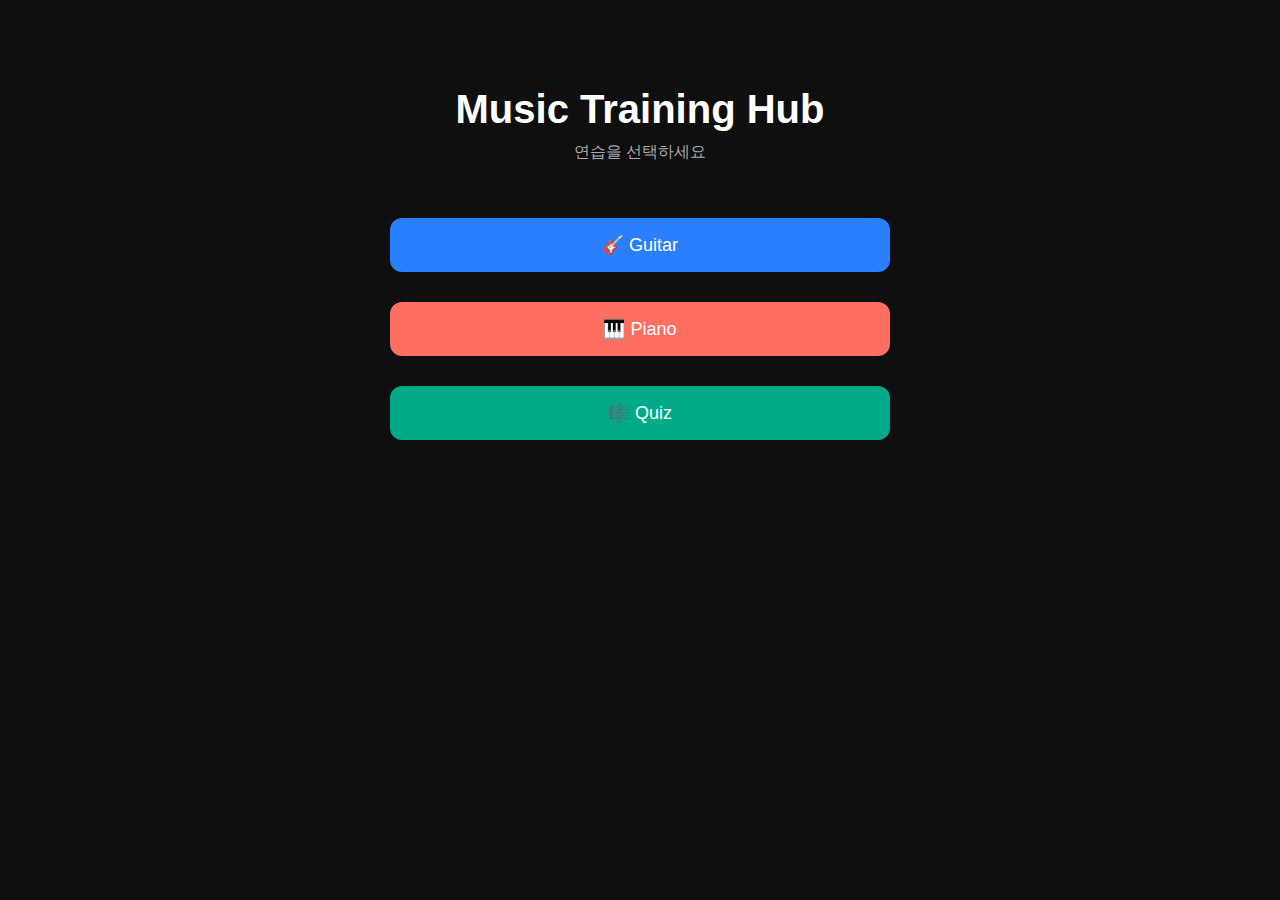
<file: index.html>
<!DOCTYPE html>
<html lang="ko">
<head>
  <meta charset="UTF-8">
  <meta name="viewport" content="width=device-width, initial-scale=1.0">
  <title>Music Training Hub</title>

  <!-- CSS 연결 -->
  <link rel="stylesheet" href="css/index.css">

  <!-- JS 연결 -->
  <script src="js/index.js" defer></script>
</head>
<body>

  <h1>Music Training Hub</h1>
  <p>연습을 선택하세요</p>

  <div class="container">
    <a href="guitar.html">
      <button class="guitar">🎸 Guitar</button>
    </a>

    <a href="piano.html">
      <button class="piano">🎹 Piano</button>
    </a>

    <a href="quiz.html">
      <button class="quiz">🎼 Quiz</button>
    </a>
  </div>

</body>
</html>
</file>
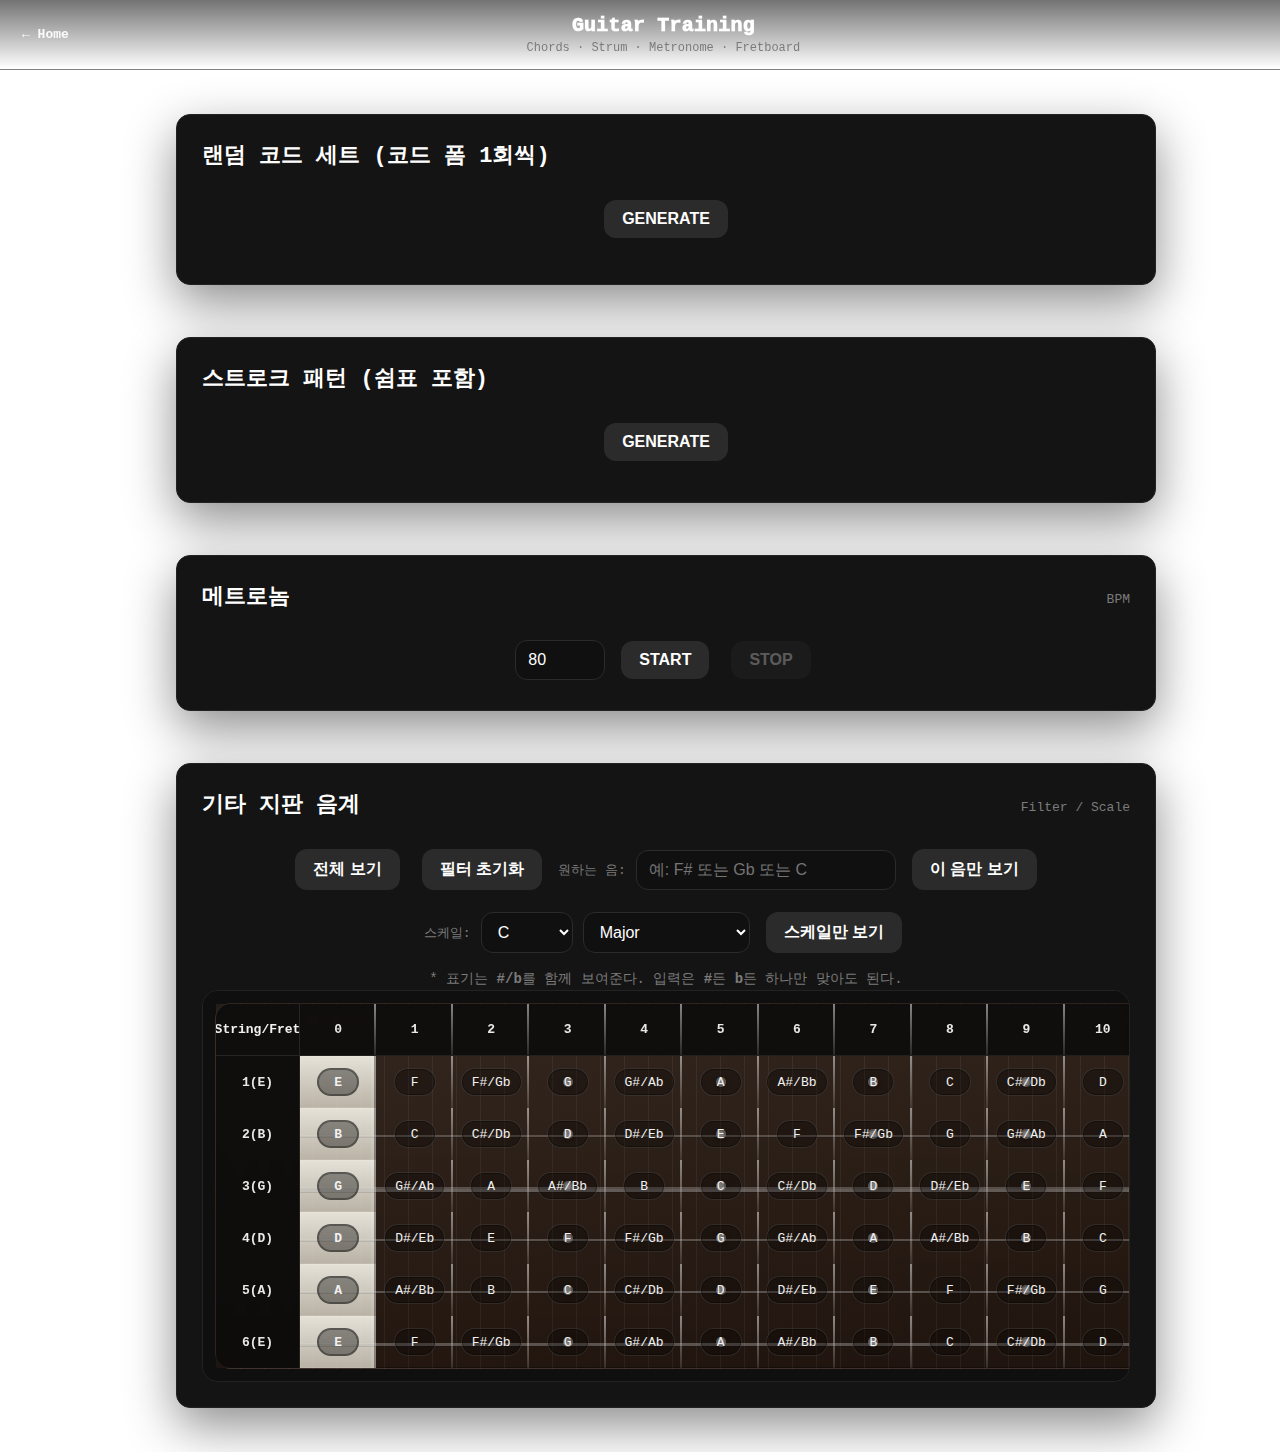
<file: guitar.html>
<!DOCTYPE html>
<html lang="ko">
<head>
  <meta charset="UTF-8">
  <title>Guitar Training System</title>
  <meta name="viewport" content="width=device-width, initial-scale=1.0">

  <!-- UI 통일 테마 -->
  <link rel="stylesheet" href="css/theme.css">
  <!-- 기타 페이지 전용 -->
  <link rel="stylesheet" href="css/guitar.css">

  <!-- JS 연결 (defer 필수) -->
  <script src="js/guitar.js" defer></script>
</head>

<body>
  <!-- ✅ 공통 Topbar + Home 버튼 -->
  <header class="topbar">
    <a class="back" href="index.html">← Home</a>

    <div class="top-title">
      <div class="h1">Guitar Training</div>
      <div class="sub">Chords · Strum · Metronome · Fretboard</div>
    </div>

    <div class="top-actions"></div>
  </header>

  <!-- ✅ 공통 레이아웃 폭/패딩 -->
  <main class="wrap">

    <!-- 코드 -->
    <section class="section card">
      <div class="card-head">
        <h2>랜덤 코드 세트 (코드 폼 1회씩)</h2>
      </div>

      <div class="controls">
        <button onclick="generateCodeSet()">GENERATE</button>
      </div>

      <div id="codeDisplay" class="display"></div>
    </section>

    <!-- 스트로크 -->
    <section class="section card">
      <div class="card-head">
        <h2>스트로크 패턴 (쉼표 포함)</h2>
      </div>

      <div class="controls">
        <button onclick="generateStroke()">GENERATE</button>
      </div>

      <div id="strokeDisplay" class="grid"></div>
    </section>

    <!-- 메트로놈 -->
    <section class="section card">
      <div class="card-head">
        <h2>메트로놈</h2>
        <div class="muted">BPM</div>
      </div>

      <div class="controls">
        <input type="number" id="bpm" value="80" min="30" max="260">
        <button id="startBtn" onclick="startMetro()">START</button>
        <button id="stopBtn" onclick="stopMetro()" disabled>STOP</button>
      </div>
    </section>

    <!-- 지판 -->
    <section class="section card">
      <div class="card-head">
        <h2>기타 지판 음계</h2>
        <div class="muted">Filter / Scale</div>
      </div>

      <div class="controls">
        <div class="group">
          <button onclick="showAllFretboard()">전체 보기</button>
          <button onclick="resetFretboardFilter()">필터 초기화</button>
        </div>

        <div class="group">
          <label class="muted">원하는 음:</label>
          <input id="noteFilter" placeholder="예: F# 또는 Gb 또는 C" style="width:min(260px, 80vw);">
          <button onclick="applySingleNoteFilter()">이 음만 보기</button>
        </div>

        <div class="group">
          <label class="muted">스케일:</label>
          <select id="scaleRoot"></select>
          <select id="scaleType">
            <option value="Major">Major</option>
            <option value="Natural Minor">Natural Minor</option>
            <option value="Major Pentatonic">Major Pentatonic</option>
            <option value="Minor Pentatonic">Minor Pentatonic</option>
            <option value="Blues">Blues</option>
            <option value="Dorian">Dorian</option>
            <option value="Phrygian">Phrygian</option>
            <option value="Lydian">Lydian</option>
            <option value="Mixolydian">Mixolydian</option>
            <option value="Locrian">Locrian</option>
          </select>
          <button onclick="applyScaleFilter()">스케일만 보기</button>
        </div>
      </div>

      <div class="hint muted">
        * 표기는 <b>#/b</b>를 함께 보여준다. 입력은 <b>#</b>든 <b>b</b>든 하나만 맞아도 된다.
      </div>

      <div class="fretboard-wrap">
        <div class="fretboard" id="fretboardGrid"></div>
      </div>
    </section>

  </main>
</body>
</html>
</file>
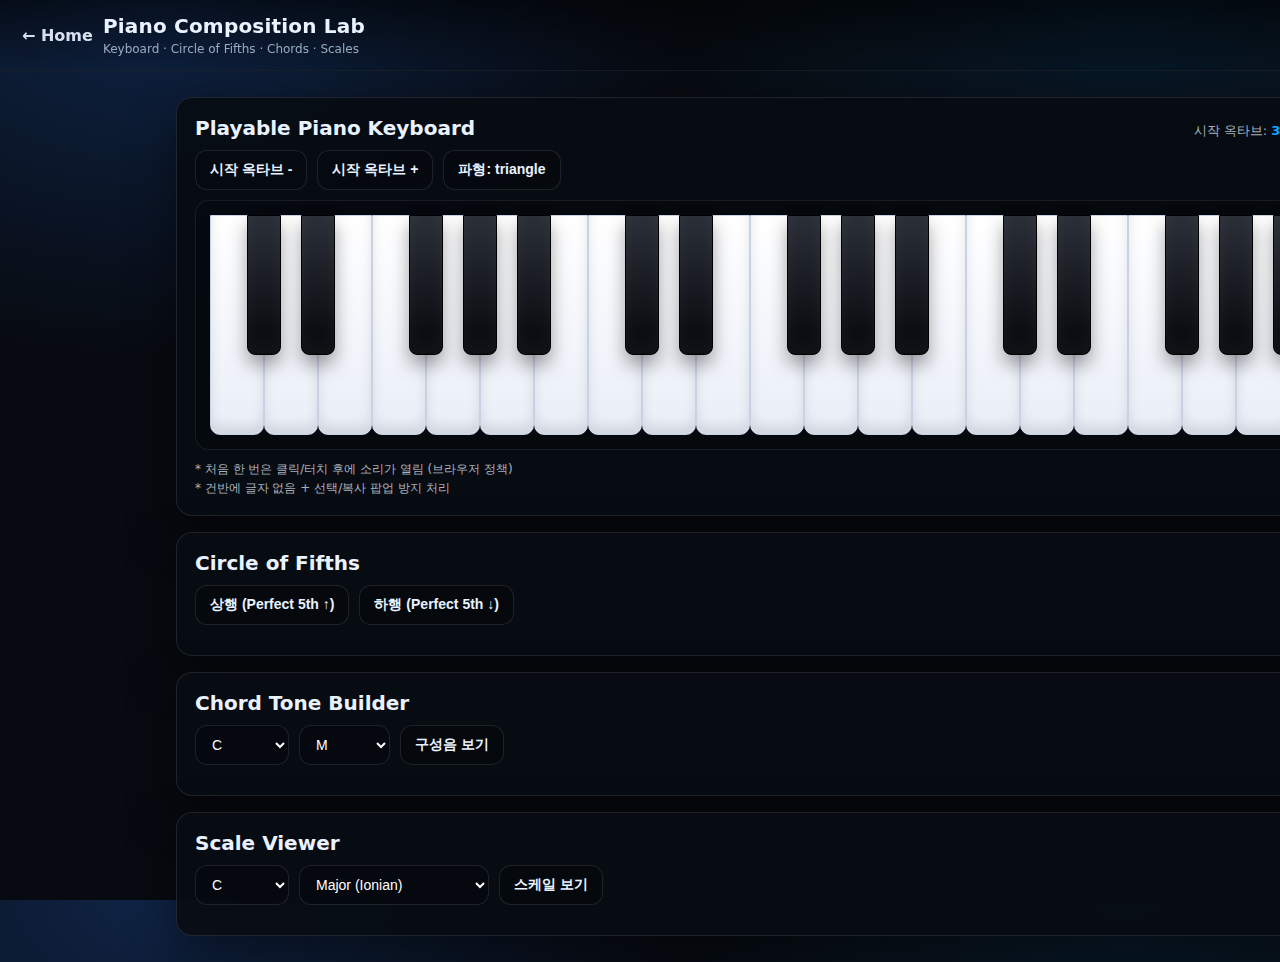
<file: piano.html>
<!doctype html>
<html lang="ko">
<head>
  <meta charset="utf-8" />
  <meta name="viewport" content="width=device-width,initial-scale=1" />
  <title>Piano Composition Lab</title>

  <link rel="stylesheet" href="css/piano.css" />
  <script src="js/piano.js" defer></script>
</head>

<body>
  <header class="topbar">
    <a class="back" href="index.html">← Home</a>

    <div class="top-title">
      <div class="h1">Piano Composition Lab</div>
      <div class="sub">Keyboard · Circle of Fifths · Chords · Scales</div>
    </div>

    <div class="top-actions">
      <!-- 필요하면 나중에 추가 버튼 넣기 -->
    </div>
  </header>

  <main class="wrap">

    <!-- ✅ 피아노 지판 -->
    <section class="card">
      <div class="card-head">
        <h2>Playable Piano Keyboard</h2>
        <div class="mini">
          시작 옥타브: <span id="octLabel" class="accent">3</span>
          <span class="muted">(총 3옥타브)</span>
        </div>
      </div>

      <div class="controls">
        <button id="octDown" type="button">시작 옥타브 -</button>
        <button id="octUp" type="button">시작 옥타브 +</button>

        <button id="waveBtn" type="button" title="소리 질감 변경">
          파형: <span id="waveLabel">triangle</span>
        </button>
      </div>

      <div class="piano-shell">
        <div id="piano" class="piano" aria-label="piano keyboard"></div>
      </div>

      <div class="note">
        * 처음 한 번은 클릭/터치 후에 소리가 열림 (브라우저 정책)<br />
        * 건반에 글자 없음 + 선택/복사 팝업 방지 처리
      </div>
    </section>

    <!-- 5도권 -->
    <section class="card">
      <div class="card-head">
        <h2>Circle of Fifths</h2>
      </div>

      <div class="controls">
        <button type="button" onclick="showCircle('up')">상행 (Perfect 5th ↑)</button>
        <button type="button" onclick="showCircle('down')">하행 (Perfect 5th ↓)</button>
      </div>

      <div class="result" id="circleResult"></div>
    </section>

    <!-- 코드 -->
    <section class="card">
      <div class="card-head">
        <h2>Chord Tone Builder</h2>
      </div>

      <div class="controls">
        <select id="root"></select>

        <select id="chordType">
          <option>M</option>
          <option>m</option>
          <option>dim</option>
          <option>aug</option>

          <option>7</option>
          <option>M7</option>
          <option>m7</option>
          <option>dim7</option>
          <option>m7(b5)</option>

          <option>sus2</option>
          <option>sus4</option>
          <option>7sus4</option>

          <option>6</option>
          <option>m6</option>

          <option>mM7</option>

          <option>7(#5)</option>
          <option>M7(#5)</option>

          <option>add9</option>
          <option>madd9</option>
        </select>

        <button type="button" onclick="buildChord()">구성음 보기</button>
      </div>

      <div class="result" id="chordResult"></div>
    </section>

    <!-- 스케일 -->
    <section class="card">
      <div class="card-head">
        <h2>Scale Viewer</h2>
      </div>

      <div class="controls">
        <select id="scaleRoot"></select>

        <select id="scaleType">
          <option>Major (Ionian)</option>

          <option>Natural Minor (Aeolian)</option>
          <option>Harmonic Minor</option>
          <option>Melodic Minor</option>

          <option>Dorian</option>
          <option>Phrygian</option>
          <option>Lydian</option>
          <option>Mixolydian</option>
          <option>Locrian</option>
        </select>

        <button type="button" onclick="showScale()">스케일 보기</button>
      </div>

      <div class="result" id="scaleResult"></div>
    </section>

  </main>
</body>
</html>
</file>
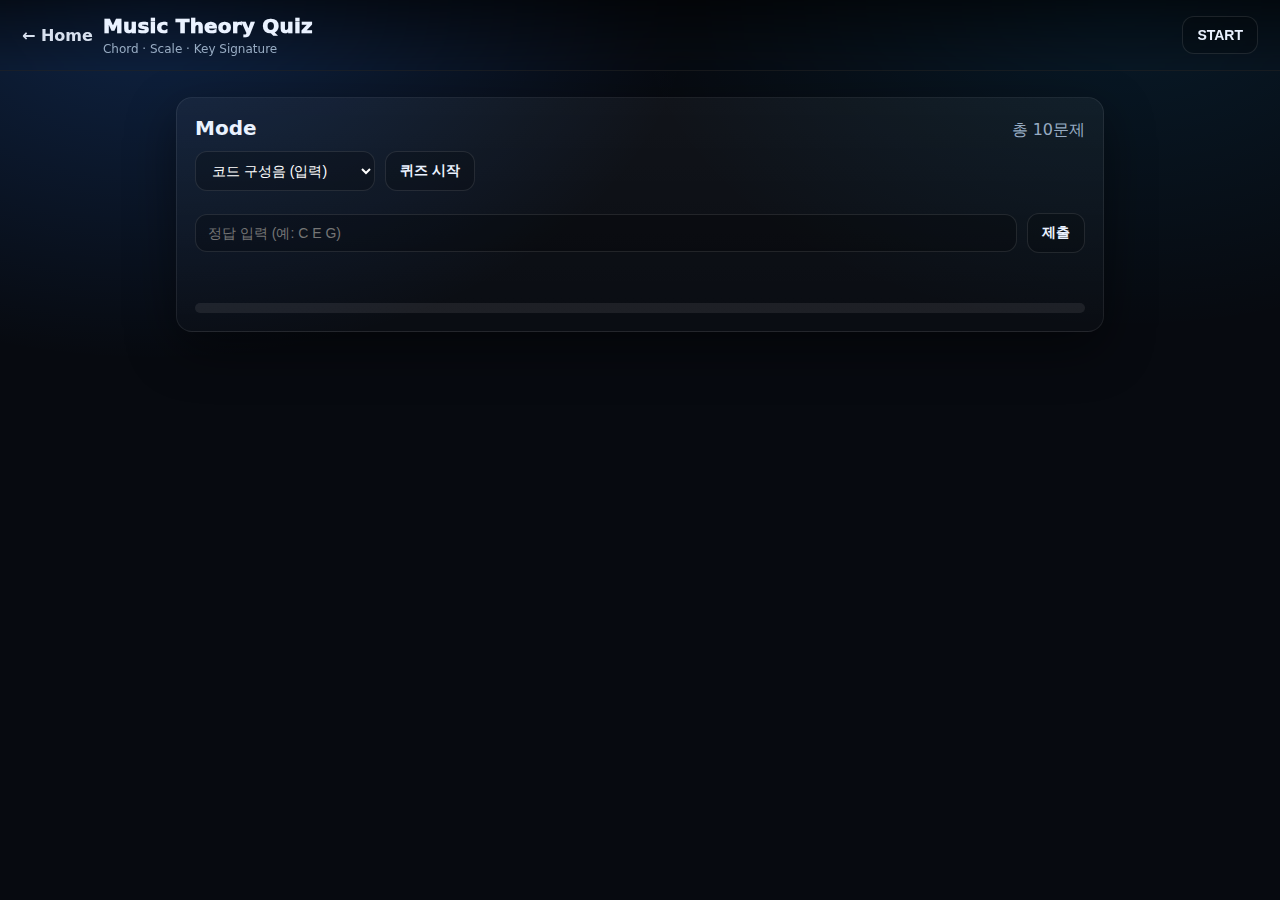
<file: quiz.html>
<!doctype html>
<html lang="ko">
<head>
  <meta charset="UTF-8" />
  <meta name="viewport" content="width=device-width, initial-scale=1.0" />
  <title>Music Theory Quiz</title>

  <link rel="stylesheet" href="css/theme.css">
  <link rel="stylesheet" href="css/quiz.css">
  <script src="js/quiz.js" defer></script>
</head>

<body>
  <header class="topbar">
    <a class="back" href="index.html">← Home</a>

    <div class="top-title">
      <div class="h1">Music Theory Quiz</div>
      <div class="sub">Chord · Scale · Key Signature</div>
    </div>

    <div class="top-actions">
      <button class="btn" type="button" onclick="startQuiz()">START</button>
    </div>
  </header>

  <main class="wrap">
    <section class="card">
      <div class="card-head">
        <h2>Mode</h2>
        <div class="muted">총 10문제</div>
      </div>

      <div class="controls">
        <select id="quizType">
          <option value="chordInput">코드 구성음 (입력)</option>
          <option value="chordChoice">코드 구성음 (선택)</option>
          <option value="scaleName">스케일 이름 맞추기</option>
          <option value="scaleNotes">스케일 구성음 맞추기</option>
          <option value="keySigToKey">조표 → Key</option>
          <option value="keyToKeySig">Key → 조표</option>
        </select>

        <button class="btn" type="button" onclick="startQuiz()">퀴즈 시작</button>
      </div>

      <div class="qbox">
        <div id="question" class="question"></div>
        <div id="choices" class="choices"></div>

        <div class="inputRow">
          <input id="answerInput" placeholder="정답 입력 (예: C E G)" />
          <button class="btn" id="submitBtn" type="button" onclick="submitAnswer()">제출</button>
        </div>

        <div id="result" class="result"></div>
        <div id="score" class="score"></div>

        <div class="progress">
          <div class="progress-bar" id="progressBar"></div>
        </div>
      </div>
    </section>
  </main>
</body>
</html>
</file>
<file: css/index.css>
:root{
  --bg:#0f0f0f;
  --text:#ffffff;
  --muted:#aaaaaa;
  --blue:#2a7fff;
  --red:#ff6f61;
  --green:#00aa88;
}

body{
  margin:0;
  padding: clamp(20px, 6vw, 60px);
  background:var(--bg);
  color:var(--text);
  font-family:Arial, sans-serif;
  text-align:center;
}

h1{
  font-size: clamp(24px, 6vw, 40px);
  margin-bottom:10px;
}

p{
  color:var(--muted);
  margin:0;
}

.container{
  margin-top:40px;
  max-width:500px;
  margin-left:auto;
  margin-right:auto;
}

a{
  text-decoration:none;
}

button{
  width:100%;
  padding:16px;
  margin:15px 0;
  font-size:18px;
  border:none;
  border-radius:12px;
  cursor:pointer;
  color:white;
}

button:hover{
  opacity:0.9;
}

.guitar{ background:var(--blue); }
.piano{ background:var(--red); }
.quiz{ background:var(--green); }
</file>
<file: css/theme.css>
:root{
  /* tempo 느낌 */
  --bg:#070a10;
  --panel:#0c111b;
  --panel2:#0a0f18;

  --text:#eaf2ff;
  --muted:#97abc2;

  --accent:#2a7fff;
  --accent2:#0ea5ff;

  --line: rgba(255,255,255,0.08);
  --shadow: 0 18px 50px rgba(0,0,0,0.45);

  --radius: 16px;
  --radius2: 12px;
}

*{ box-sizing:border-box; }

html, body{ height:100%; }

body{
  margin:0;
  font-family: system-ui, -apple-system, Segoe UI, Roboto, Arial, sans-serif;
  background:
    radial-gradient(900px 600px at 12% 0%, rgba(42,127,255,0.22), transparent 60%),
    radial-gradient(900px 600px at 88% 0%, rgba(14,165,255,0.10), transparent 55%),
    var(--bg);
  color:var(--text);
}

/* 공통 Topbar (버튼 튀어나감 방지) */
.topbar{
  position: sticky;
  top: 0;
  z-index: 20;

  display:flex;
  flex-wrap: wrap;
  align-items:center;
  gap:10px;

  padding: 14px clamp(12px, 3vw, 22px);
  border-bottom: 1px solid var(--line);
  background: linear-gradient(180deg, rgba(0,0,0,0.55), rgba(0,0,0,0));
  backdrop-filter: blur(10px);
}

.back{
  flex: 0 0 auto;
  color: var(--text);
  text-decoration:none;
  font-weight: 900;
  opacity: 0.92;
}

.top-title{
  flex: 1 1 220px;
  min-width: 180px;
}

.top-title .h1{
  font-size: clamp(16px, 3.8vw, 20px);
  font-weight: 950;
  letter-spacing: 0.2px;
}

.top-title .sub{
  margin-top: 4px;
  font-size: 12px;
  color: var(--muted);
}

.top-actions{
  flex: 0 0 auto;
  display:flex;
  gap:10px;
  align-items:center;
}

.wrap{
  width: min(980px, 94vw);
  margin: 0 auto;
  padding: clamp(14px, 4vw, 26px);
  display:grid;
  gap: 16px;
}

.card{
  background: linear-gradient(180deg, rgba(255,255,255,0.045), rgba(255,255,255,0.015));
  border: 1px solid var(--line);
  border-radius: var(--radius);
  box-shadow: var(--shadow);
  padding: clamp(14px, 3.4vw, 18px);
}

.card-head{
  display:flex;
  flex-wrap:wrap;
  align-items:baseline;
  justify-content:space-between;
  gap: 10px;
  margin-bottom: 10px;
}

h1,h2{ margin:0; }

h2{
  font-size: clamp(16px, 4vw, 20px);
}

.controls{
  display:flex;
  flex-wrap:wrap;
  gap:10px;
  align-items:center;
  margin-top: 8px;
}

.btn, button{
  padding: 10px 14px;
  font-size: 14px;
  cursor:pointer;
  border: 1px solid rgba(255,255,255,0.10);
  border-radius: var(--radius2);
  background: rgba(0,0,0,0.18);
  color: var(--text);
  font-weight: 900;
}
.btn:hover, button:hover{ filter: brightness(1.12); }

select, input{
  padding: 10px 12px;
  font-size: 14px;
  border-radius: var(--radius2);
  border: 1px solid rgba(255,255,255,0.10);
  background: rgba(0,0,0,0.22);
  color:#fff;
  outline:none;
}

.muted{ color: var(--muted); }
.accent{ color: var(--accent2); font-weight: 950; }
</file>
<file: css/guitar.css>
:root{
  --bg:#0b0b0b;
  --panel:#141414;
  --text:#ffffff;
  --accent:#00ffcc;
  --muted:#7b7b7b;

  /* fretboard wood */
  --wood1:#2a1c14;
  --wood2:#24170f;
  --fret:#b9b9b9;
  --string:#cfcfcf;
  --inlayText:#0c0c0c;

  --hl:#00ffcc;
}

*{ box-sizing:border-box; }

body{
  margin:0;
  font-family: monospace;
  text-align:center;
  background: transparent;
  color: var(--text);
  padding: 0;
}

h1{
  font-size: clamp(22px, 4.5vw, 34px);
  margin: 0 0 14px 0;
}

h2{
  font-size: clamp(16px, 3.6vw, 22px);
  margin: 0 0 14px 0;
}

.section{
  background:var(--panel);
  padding: clamp(14px, 3vw, 25px);
  margin: 18px auto;
  border-radius: 14px;
  width: min(980px, 96vw);
  border: 1px solid #222;
}

.display{
  font-size: clamp(16px, 3.6vw, 22px);
  margin-top: 15px;
  color: var(--accent);
  word-spacing: 12px;
  line-height: 1.6;
}

.grid{
  font-size: clamp(16px, 3.4vw, 20px);
  line-height: 1.8;
  margin-top: 10px;
}

button, input, select{ font-size: clamp(14px, 3.2vw, 16px); }

button{
  padding: 10px 18px;
  margin: 6px;
  cursor: pointer;
  border: 0;
  border-radius: 12px;
  background: #2b2b2b;
  color: white;
}

button:hover{ filter: brightness(1.15); }

button:disabled{
  opacity:0.3;
  cursor:not-allowed;
}

input, select{
  padding: 10px 12px;
  border-radius: 12px;
  border: 1px solid #2b2b2b;
  background:#101010;
  color:#fff;
  outline:none;
}

.controls{
  display:flex;
  flex-wrap:wrap;
  gap:10px;
  justify-content:center;
  align-items:center;
  margin-top:10px;
}

.controls .group{
  display:flex;
  gap:10px;
  flex-wrap:wrap;
  justify-content:center;
  align-items:center;
}

.hint{
  color: var(--muted);
  font-size: clamp(12px, 2.8vw, 14px);
  margin-top: 10px;
  line-height:1.5;
}

/* =========================
   REALISTIC FRETBOARD (WITH NUT + DOT MARKERS)
   ========================= */
.fretboard-wrap{
  overflow:auto;
  padding: 12px;
  border-radius: 16px;
  background: #0f0f0f;
  border: 1px solid #232323;
}

.fretboard{
  min-width: 980px;
  display: grid;
  grid-template-columns: 84px repeat(13, 1fr);
  gap: 0;

  background:
    linear-gradient(180deg, rgba(255,255,255,0.05), rgba(0,0,0,0.15)),
    repeating-linear-gradient(90deg,
      rgba(255,255,255,0.06) 0px,
      rgba(255,255,255,0.06) 1px,
      rgba(0,0,0,0) 1px,
      rgba(0,0,0,0) 24px
    ),
    linear-gradient(90deg, var(--wood1), var(--wood2));
  border-radius: 16px;
  border: 1px solid rgba(255,255,255,0.06);
  box-shadow: inset 0 0 0 1px rgba(0,0,0,0.35);
  position: relative;
  overflow: hidden;
}

.fb-cell.fb-head{
  position: sticky;
  top: 0;
  z-index: 10;
  background: rgba(10,10,10,0.85);
  backdrop-filter: blur(6px);
  color:#e8e8e8;
  font-weight: 700;
  font-size: 13px;
  border-bottom: 1px solid rgba(255,255,255,0.08);
}

.fb-cell.fb-label{
  position: sticky;
  left: 0;
  z-index: 11;
  background: rgba(10,10,10,0.85);
  backdrop-filter: blur(6px);
  color:#e8e8e8;
  font-weight: 800;
  border-right: 1px solid rgba(255,255,255,0.08);
}

.fb-cell.fb-corner{
  position: sticky;
  top: 0;
  left: 0;
  z-index: 12;
  background: rgba(12,12,12,0.92);
  backdrop-filter: blur(6px);
  border-right: 1px solid rgba(255,255,255,0.10);
  border-bottom: 1px solid rgba(255,255,255,0.10);
  font-weight: 800;
  color:#f0f0f0;
}

.fb-cell{
  height: 52px;
  display:flex;
  align-items:center;
  justify-content:center;
  user-select:none;
  position: relative;
}

.fb-cell.fb-fret::after{
  content:"";
  position:absolute;
  right:0;
  top:0;
  bottom:0;
  width: 2px;
  background: linear-gradient(180deg, rgba(255,255,255,0.55), rgba(180,180,180,0.18));
  opacity: 0.9;
}

.fb-rowline{
  position:absolute;
  left: 84px;
  right: 0;
  height: 2px;
  background: rgba(220,220,220,0.55);
  pointer-events:none;
  filter: drop-shadow(0 1px 0 rgba(0,0,0,0.35));
}

.fb-rowline.s6{ height: 3px; opacity: .60; }
.fb-rowline.s5{ height: 2.6px; opacity: .56; }
.fb-rowline.s4{ height: 2.3px; opacity: .52; }
.fb-rowline.s3{ height: 2.0px; opacity: .50; }
.fb-rowline.s2{ height: 1.8px; opacity: .48; }
.fb-rowline.s1{ height: 1.6px; opacity: .46; }

.note{
  display:inline-flex;
  align-items:center;
  justify-content:center;
  min-width: 42px;
  height: 28px;
  padding: 0 10px;
  border-radius: 999px;

  font-size: 13px;
  line-height: 1;
  color: #f1f1f1;

  background: rgba(0,0,0,0.28);
  border: 1px solid rgba(255,255,255,0.10);
  box-shadow: inset 0 0 0 1px rgba(0,0,0,0.35);
}

.note.dim{
  opacity: 0.14;
  filter: grayscale(1);
}

.note.hl{
  color: var(--hl);
  background: rgba(0,255,204,0.16);
  border: 1px solid rgba(0,255,204,0.70);
  box-shadow:
    0 0 14px rgba(0,255,204,0.15),
    inset 0 0 0 1px rgba(0,255,204,0.18);
}

/* 0프렛(너트) */
.fb-cell.fb-nut{
  background: linear-gradient(180deg, rgba(245,242,232,0.92), rgba(210,204,190,0.85));
  box-shadow:
    inset -2px 0 0 rgba(0,0,0,0.35),
    inset -5px 0 0 rgba(255,255,255,0.10),
    inset 0 0 0 1px rgba(255,255,255,0.10);
}

.fb-cell.fb-nut.fb-fret::after{ display:none; }

.fb-cell.fb-nut .note{
  background: rgba(0,0,0,0.38);
  border-color: rgba(0,0,0,0.35);
  font-weight: 800;
}

/* 포지션 도트 */
.fb-cell.fb-posdot::before{
  content:"";
  position:absolute;
  left:50%;
  top:50%;
  width: 10px;
  height: 10px;
  border-radius: 999px;
  transform: translate(-50%, -50%);
  background: rgba(240,240,240,0.70);
  box-shadow:
    inset 0 0 0 2px rgba(0,0,0,0.28),
    0 2px 6px rgba(0,0,0,0.35);
  opacity: 0.9;
  pointer-events:none;
}

.fb-cell.fb-posdot.double::before{ top: 40%; }
.fb-cell.fb-posdot.double::after{
  content:"";
  position:absolute;
  left:50%;
  top:60%;
  width: 10px;
  height: 10px;
  border-radius: 999px;
  transform: translate(-50%, -50%);
  background: rgba(240,240,240,0.70);
  box-shadow:
    inset 0 0 0 2px rgba(0,0,0,0.28),
    0 2px 6px rgba(0,0,0,0.35);
  opacity: 0.9;
  pointer-events:none;
}

.fb-cell.fb-posdot::before,
.fb-cell.fb-posdot.double::after{ z-index: 0; }
.fb-cell .note{ position:relative; z-index: 1; }

@media (max-width: 480px){
  .fretboard{ min-width: 920px; }
  .fb-cell{ height: 48px; }
  .note{ min-width: 40px; height: 26px; font-size: 12px; }
}

@media (min-width: 768px){
  .section{ width: min(980px, 92vw); }
  .fretboard{ min-width: 1080px; }
}
</file>
<file: css/piano.css>
:root{
  /* tempo 느낌: 블랙/딥네이비 + 블루 포인트 + 화이트 키 */
  --bg:#070a10;
  --panel:#0c111b;
  --panel2:#0a0f18;
  --text:#eaf2ff;
  --muted:#97abc2;
  --accent:#2a7fff;
  --accent2:#0ea5ff;
  --line: rgba(255,255,255,0.08);
  --shadow: 0 18px 50px rgba(0,0,0,0.45);

  /* piano sizes */
  --white-w: 54px;
  --white-h: 220px;
  --black-w: 34px;
  --black-h: 140px;
  --key-radius: 10px;
}

*{ box-sizing:border-box; }

html,body{ height:100%; }

body{
  margin:0;
  font-family: system-ui, -apple-system, Segoe UI, Roboto, Arial, sans-serif;
  background:
    radial-gradient(900px 600px at 12% 0%, rgba(42,127,255,0.22), transparent 60%),
    radial-gradient(900px 600px at 88% 0%, rgba(14,165,255,0.10), transparent 55%),
    var(--bg);
  color:var(--text);
}

/* ===== Topbar (버튼 튀어나감 방지) ===== */
.topbar{
  position: sticky;
  top: 0;
  z-index: 20;

  display:flex;
  flex-wrap: wrap;
  align-items:center;
  gap:10px;

  padding: 14px clamp(12px, 3vw, 22px);
  border-bottom: 1px solid var(--line);
  background: linear-gradient(180deg, rgba(0,0,0,0.55), rgba(0,0,0,0));
  backdrop-filter: blur(10px);
}

.back{
  flex: 0 0 auto;
  color: var(--text);
  text-decoration:none;
  font-weight: 800;
  opacity: 0.92;
}

.top-title{
  flex: 1 1 220px;
  min-width: 180px;
}

.top-title .h1{
  font-size: clamp(16px, 3.8vw, 20px);
  font-weight: 900;
  letter-spacing: 0.2px;
}

.top-title .sub{
  margin-top: 4px;
  font-size: 12px;
  color: var(--muted);
}

.top-actions{
  flex: 0 0 auto;
}

/* ===== Layout ===== */
.wrap{
  width: min(980px, 94vw);
  margin: 0 auto;
  padding: clamp(14px, 4vw, 26px);
  display:grid;
  gap: 16px;
}

/* ===== Cards ===== */
.card{
  background: linear-gradient(180deg, rgba(255,255,255,0.045), rgba(255,255,255,0.015));
  border: 1px solid var(--line);
  border-radius: 16px;
  box-shadow: var(--shadow);
  padding: clamp(14px, 3.4vw, 18px);
}

.card-head{
  display:flex;
  flex-wrap:wrap;
  align-items:baseline;
  justify-content:space-between;
  gap: 10px;
  margin-bottom: 10px;
}

h2{
  margin:0;
  font-size: clamp(16px, 4vw, 20px);
}

.mini{
  font-size: 13px;
  color: var(--muted);
}

.accent{
  color: var(--accent2);
  font-weight: 900;
}

.muted{ color: var(--muted); }

/* ===== Controls ===== */
.controls{
  display:flex;
  flex-wrap:wrap;
  gap:10px;
  align-items:center;
  margin-top: 8px;
}

button{
  padding: 10px 14px;
  font-size: 14px;
  cursor:pointer;
  border: 1px solid rgba(255,255,255,0.10);
  border-radius: 12px;
  background: rgba(0,0,0,0.18);
  color: var(--text);
  font-weight: 800;
}
button:hover{ filter: brightness(1.12); }
button:active{ transform: translateY(1px); }

select{
  padding: 10px 12px;
  font-size: 14px;
  border-radius: 12px;
  border: 1px solid rgba(255,255,255,0.10);
  background: rgba(0,0,0,0.22);
  color:#fff;
  outline:none;
}

/* ===== Results ===== */
.result{
  margin-top: 12px;
  font-size: 15px;
  color: var(--accent2);
  line-height:1.6;
  word-break: break-word;
}

.note{
  margin-top: 10px;
  font-size: 12px;
  color: var(--muted);
  line-height: 1.55;
}

/* ===== Piano UI ===== */
.piano-shell{
  margin-top: 10px;
  padding: 14px;
  border: 1px solid var(--line);
  border-radius: 14px;
  background: rgba(0,0,0,0.18);
  overflow-x: auto;
  -webkit-overflow-scrolling: touch;
}

/* piano container */
.piano{
  position: relative;
  height: var(--white-h);

  /* 모바일 복사/선택 팝업 방지 */
  user-select: none;
  -webkit-user-select: none;
  -webkit-touch-callout: none;
  touch-action: none;
}

/* key base */
.key{
  position:absolute;
  top:0;

  display:flex;
  align-items:flex-end;
  justify-content:center;

  /* ✅ 글자 제거(복사 팝업 방지) */
  font-size: 0;
  line-height: 0;

  user-select:none;
  -webkit-user-select:none;
  -webkit-touch-callout:none;
}

.white{
  width: var(--white-w);
  height: var(--white-h);
  background: linear-gradient(180deg, #ffffff, #e9eef7);
  border: 1px solid #c8d2e5;
  border-bottom-left-radius: var(--key-radius);
  border-bottom-right-radius: var(--key-radius);
  box-shadow: inset 0 -8px 12px rgba(0,0,0,.10);
  z-index:1;
}

.black{
  width: var(--black-w);
  height: var(--black-h);
  background: linear-gradient(180deg, #2b2f38, #05070b);
  border: 1px solid #000;
  border-radius: 0 0 8px 8px;
  box-shadow: 0 10px 18px rgba(0,0,0,.35), inset 0 -10px 16px rgba(255,255,255,.05);
  z-index:3;
}

.key.pressed.white{
  background: linear-gradient(180deg, #e6eeff, #d6e2ff);
  box-shadow: 0 0 0 2px rgba(42,127,255,0.25), inset 0 -8px 12px rgba(0,0,0,.10);
}
.key.pressed.black{
  background: linear-gradient(180deg, #3b4252, #070a10);
  box-shadow: 0 0 0 2px rgba(14,165,255,0.20), 0 10px 18px rgba(0,0,0,.35);
}

/* Responsive */
@media (max-width: 520px){
  :root{
    --white-w: 46px;
    --white-h: 190px;
    --black-w: 30px;
    --black-h: 122px;
  }
}

/* 피아노 페이지: 결과(스케일/코드/5도권) 가독성 강화 */
.card{
  background: rgba(8, 12, 18, 0.92);
  border: 1px solid rgba(255,255,255,0.10);
}

.result{
  color: #eaf2ff;                 /* 파란색 대신 흰색 */
  text-shadow: 0 1px 0 rgba(0,0,0,0.35);
}

/* 보조 설명 */
.note, .mini, .muted{
  color: rgba(234,242,255,0.72);
}
</file>
<file: css/quiz.css>
/* theme.css 위에 얹는 quiz 전용 */

.qbox{
  margin-top: 12px;
}

.question{
  font-size: clamp(18px, 4.8vw, 28px);
  margin-top: 8px;
  margin-bottom: 10px;
  color: var(--accent2);
  word-break: break-word;
  font-weight: 950;
}

.choices{
  display:grid;
  gap: 10px;
  margin-top: 10px;
}

.choiceBtn{
  width: 100%;
  text-align:left;
  padding: 12px 14px;
  border-radius: var(--radius2);
  border: 1px solid rgba(255,255,255,0.10);
  background: rgba(0,0,0,0.18);
  color: var(--text);
  cursor:pointer;
  font-weight: 900;
}
.choiceBtn:hover{ filter: brightness(1.12); }

.inputRow{
  display:flex;
  flex-wrap:wrap;
  gap:10px;
  margin-top: 10px;
  align-items:center;
}

#answerInput{
  flex: 1 1 260px;
  min-width: 200px;
}

.result{
  margin-top: 10px;
  min-height: 24px;
  font-weight: 900;
  color: var(--muted);
}

.score{
  margin-top: 8px;
  color: var(--accent2);
  font-weight: 950;
}

.progress{
  width: 100%;
  height: 10px;
  background: rgba(255,255,255,0.08);
  border-radius: 999px;
  margin: 16px 0 0 0;
  overflow:hidden;
}

.progress-bar{
  height:100%;
  width:0%;
  background: linear-gradient(90deg, var(--accent), var(--accent2));
  transition:width 0.3s;
}
</file>
